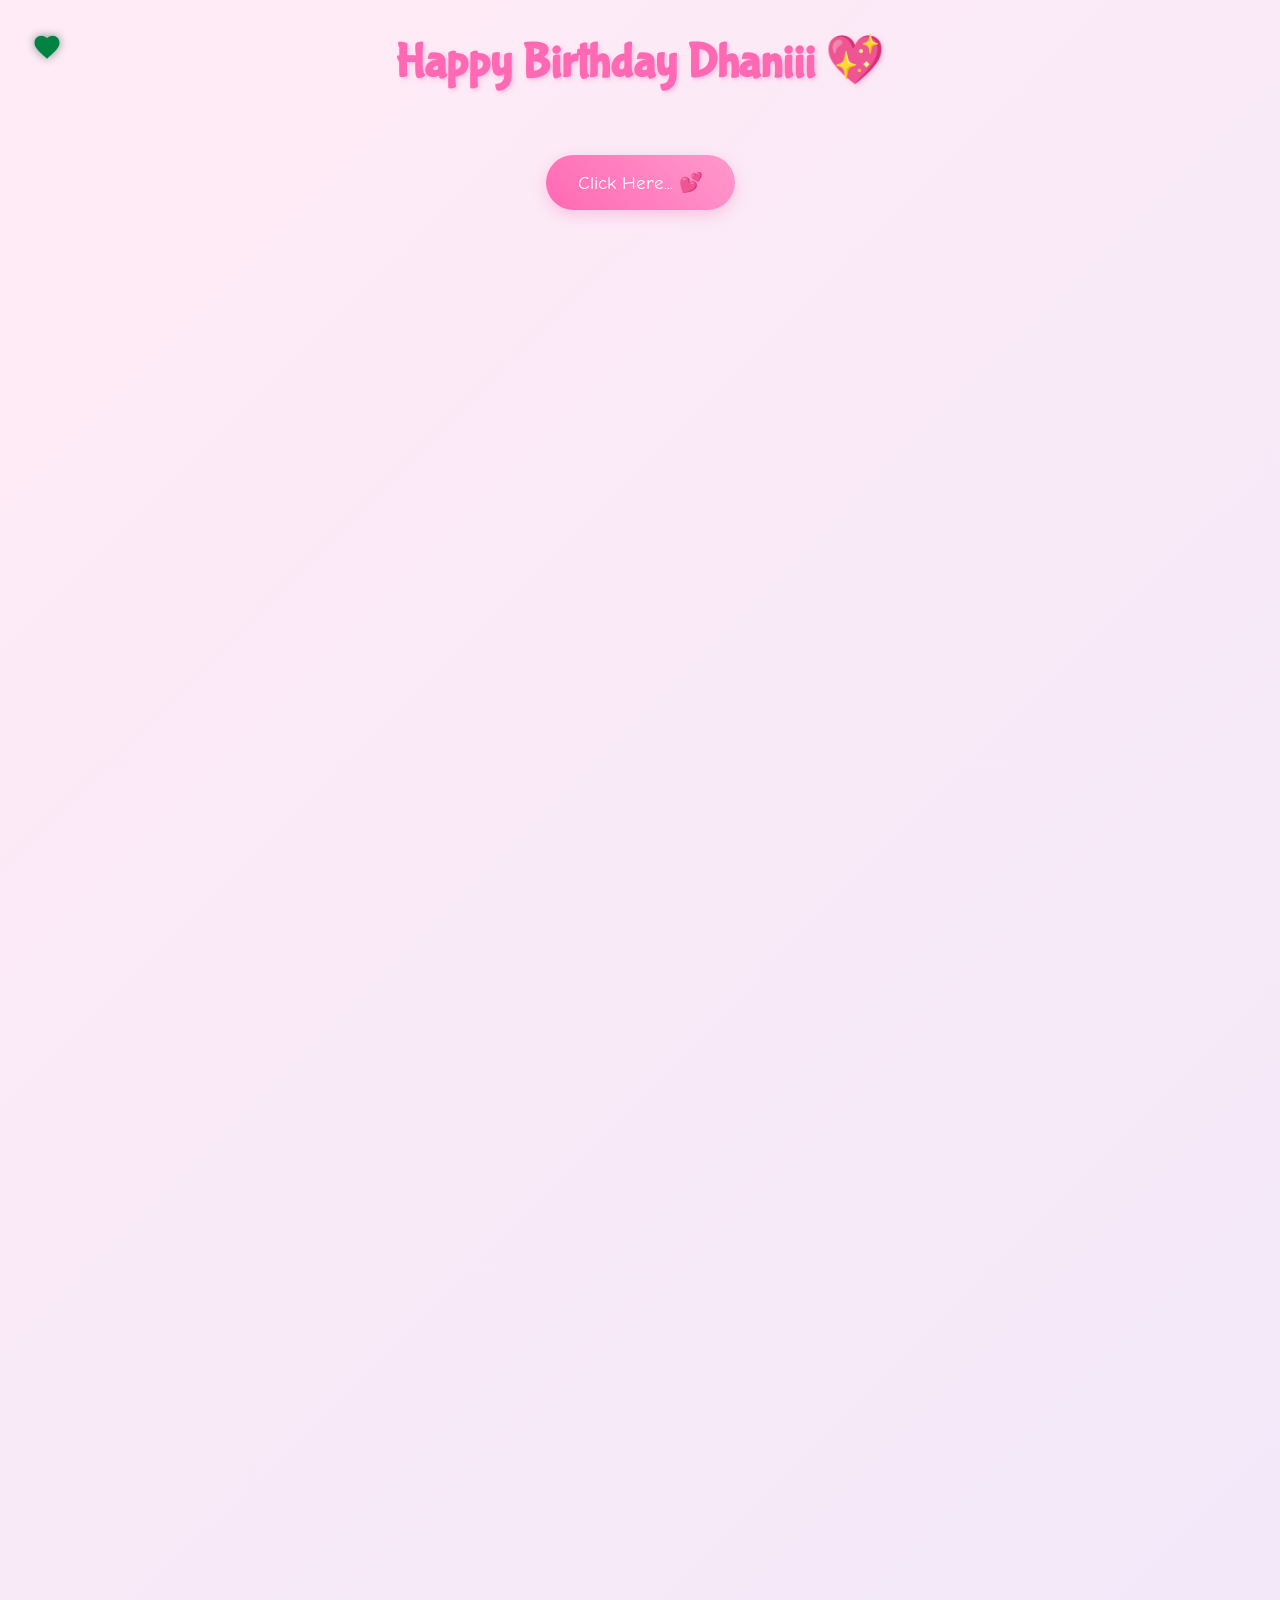
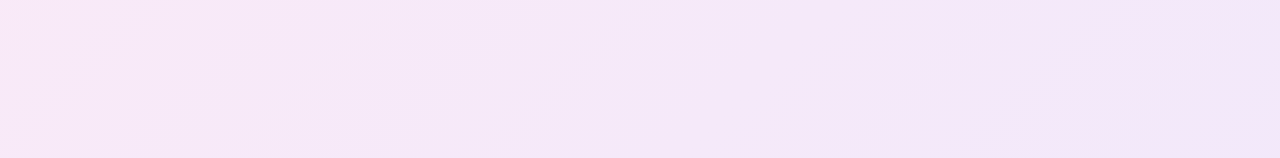
<file: cause.html>
<!DOCTYPE html>
<html lang="en">
<head>
    <meta charset="UTF-8">
    <meta name="viewport" content="width=device-width, initial-scale=1.0">
    <title>Why You're My Best Friend! 💖</title>
    <script src="https://cdnjs.cloudflare.com/ajax/libs/gsap/3.12.2/gsap.min.js"></script>
    <link rel="stylesheet" href="./cause.css">
    <style>
       
    </style>
</head>
<body>
    <div class="custom-cursor">
        <svg viewBox="0 0 24 24">
            <path fill="#ff69b4" d="M12 21.35l-1.45-1.32C5.4 15.36 2 12.28 2 8.5 2 5.42 4.42 3 7.5 3c1.74 0 3.41.81 4.5 2.09C13.09 3.81 14.76 3 16.5 3 19.58 3 22 5.42 22 8.5c0 3.78-3.4 6.86-8.55 11.54L12 21.35z"/>
        </svg>
    </div>

    <div class="container">
        <h1>Happy Birthday Dhaniii 💖</h1>
        
        <div id="reasons-container"></div>
        
        <button class="shuffle-button">Click Here... 💕</button>
        <div class="reason-counter"></div>

        <div class="ending-section">
            <div class="teddy-hug">
                <img id="birthday-image" src="./d1.jpeg" alt="Teddy Hug">
            </div>
            <div class="ending-text">You're the BESTEST ! 💖</div>
        </div>
    </div>

    <script src="cause.js">
       
    </script>
</body>
</html>
</file>
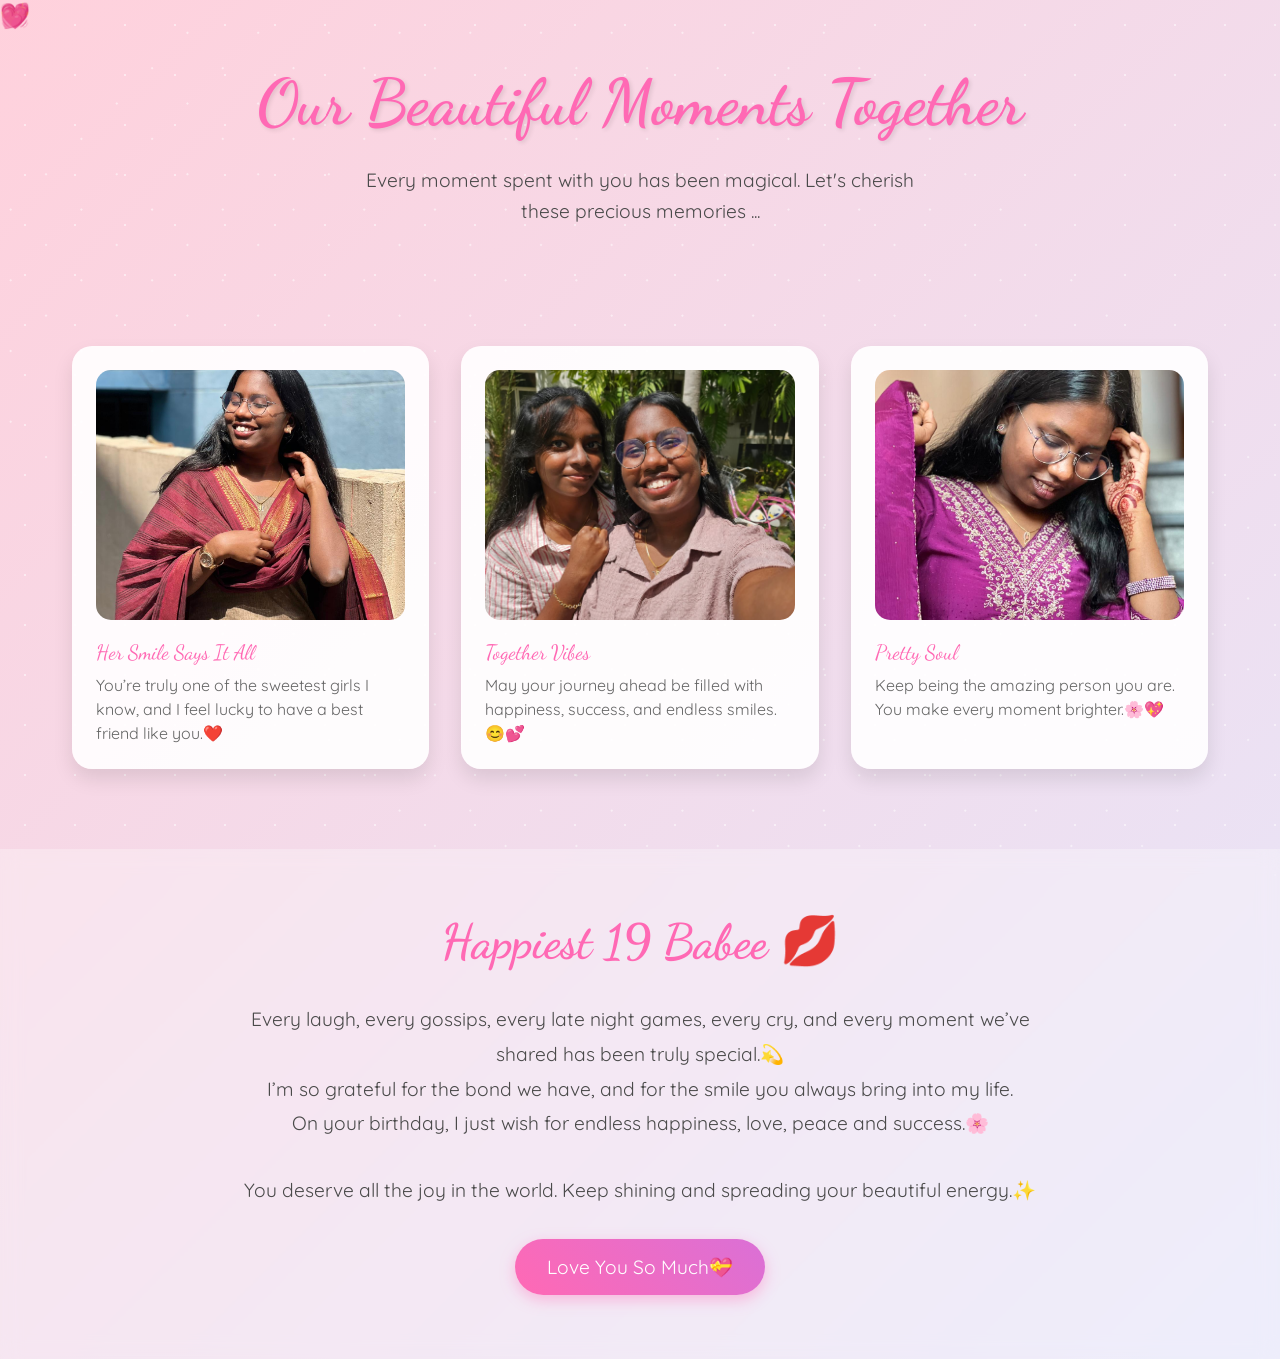
<file: last.html>
<!DOCTYPE html>
<html lang="en">

<head>
    <meta charset="UTF-8">
    <meta name="viewport" content="width=device-width, initial-scale=1.0">
    <title>Our Beautiful Memories ✨</title>
    <style>
        @import url('https://fonts.googleapis.com/css2?family=Dancing+Script:wght@700&family=Quicksand:wght@300;400;500;600&display=swap');

        * {
            margin: 0;
            padding: 0;
            box-sizing: border-box;
        }

        body {
            min-height: 100vh;
            background: linear-gradient(135deg,
                    #ffd1dc 0%,
                    #e6e6fa 25%,
                    #ffefd5 50%,
                    #e6e6fa 75%,
                    #ffd1dc 100%);
            background-size: 400% 400%;
            animation: gradientFlow 15s ease infinite;
            font-family: 'Quicksand', sans-serif;
            overflow-x: hidden;
            color: #4a4a4a;
        }

        @keyframes gradientFlow {
            0% {
                background-position: 0% 50%;
            }

            50% {
                background-position: 100% 50%;
            }

            100% {
                background-position: 0% 50%;
            }
        }

        /* Enhanced Sparkle Effect */
        .magic-sparkles {
            position: fixed;
            top: 0;
            left: 0;
            width: 100%;
            height: 100%;
            pointer-events: none;
            z-index: 1;
        }

        .sparkle {
            position: absolute;
            width: 6px;
            height: 6px;
            border-radius: 50%;
            background-color: white;
            animation: twinkle var(--duration, 4s) ease-in-out infinite;
            opacity: 0;
        }

        @keyframes twinkle {

            0%,
            100% {
                opacity: 0;
                transform: scale(0.5);
            }

            50% {
                opacity: 0.8;
                transform: scale(1);
            }
        }

        /* Generate 50 sparkles with different positions and animations */
        .magic-sparkles::before,
        .magic-sparkles::after {
            content: '';
            position: absolute;
            width: 100%;
            height: 100%;
            background-image: radial-gradient(circle, white 1px, transparent 1px);
            background-size: 50px 50px;
            animation: sparkleLayer 8s linear infinite;
            opacity: 0.5;
        }

        .magic-sparkles::after {
            animation-delay: -4s;
            transform: rotate(45deg);
        }

        @keyframes sparkleLayer {
            0% {
                transform: translateY(0);
            }

            100% {
                transform: translateY(-50px);
            }
        }

        /* Floating Hearts */
        .floating-hearts {
            position: fixed;
            width: 100%;
            height: 100%;
            pointer-events: none;
            z-index: 2;
        }

        .heart {
            position: absolute;
            font-size: 1.5rem;
            color: rgba(255, 105, 180, 0.6);
            animation: floatHeart var(--float-duration, 6s) ease-in-out infinite;
            animation-delay: var(--delay, 0s);
        }

        @keyframes floatHeart {
            0% {
                transform: translate(0, 100vh) rotate(0deg);
            }

            100% {
                transform: translate(var(--translate-x, 0), -100vh) rotate(360deg);
            }
        }

        /* Welcome Section */
        .welcome {
            text-align: center;
            padding: 4rem 2rem;
            position: relative;
            z-index: 3;
        }

        .welcome h1 {
            font-family: 'Dancing Script', cursive;
            font-size: 4rem;
            color: #ff69b4;
            text-shadow: 2px 2px 4px rgba(0, 0, 0, 0.1);
            animation: fadeInScale 2s ease;
        }

        .welcome p {
            font-size: 1.2rem;
            max-width: 600px;
            margin: 1.5rem auto;
            line-height: 1.6;
            animation: fadeIn 2s ease 0.5s both;
        }

        /* Enhanced Memory Cards */
        .memory-container {
            max-width: 1200px;
            margin: 0 auto;
            padding: 2rem;
            display: grid;
            grid-template-columns: repeat(auto-fit, minmax(300px, 1fr));
            gap: 2rem;
            z-index: 3;
            position: relative;
        }

        .memory-card {
            background: rgba(255, 255, 255, 0.9);
            border-radius: 20px;
            padding: 1.5rem;
            box-shadow: 0 10px 20px rgba(0, 0, 0, 0.1);
            transition: all 0.5s cubic-bezier(0.4, 0, 0.2, 1);
            position: relative;
            overflow: hidden;
        }

        .memory-card:hover {
            transform: translateY(-10px) scale(1.02);
            box-shadow: 0 15px 30px rgba(0, 0, 0, 0.15);
        }

        .memory-card::before {
            content: '';
            position: absolute;
            top: 0;
            left: 0;
            width: 100%;
            height: 100%;
            background: linear-gradient(45deg, transparent, rgba(255, 255, 255, 0.4), transparent);
            transform: translateX(-100%);
            transition: 0.5s;
        }

        .memory-card:hover::before {
            transform: translateX(100%);
        }

        .memory-img {
            width: 100%;
            height: 250px;
            object-fit: cover;
            border-radius: 15px;
            margin-bottom: 1rem;
            transition: transform 0.5s ease;
        }

        .memory-card:hover .memory-img {
            transform: scale(1.05);
        }

        .memory-date {
            font-family: 'Dancing Script', cursive;
            color: #ff69b4;
            font-size: 1.3rem;
            margin-bottom: 0.5rem;
        }

        .memory-caption {
            font-size: 1rem;
            line-height: 1.5;
            color: #666;
        }

        /* Final Message Section */
        .final-message {
            text-align: center;
            padding: 4rem 2rem;
            background: rgba(255, 255, 255, 0.3);
            backdrop-filter: blur(10px);
            margin-top: 3rem;
            position: relative;
            z-index: 3;
        }

        .final-message h2 {
            font-family: 'Dancing Script', cursive;
            font-size: 3rem;
            color: #ff69b4;
            margin-bottom: 2rem;
            animation: heartbeat 2s infinite;
        }

        @keyframes heartbeat {

            0%,
            100% {
                transform: scale(1);
            }

            50% {
                transform: scale(1.1);
            }
        }

        .final-message p {
            font-size: 1.2rem;
            max-width: 800px;
            margin: 0 auto 2rem;
            line-height: 1.8;
        }

        .goodbye-btn {
            display: inline-block;
            padding: 1rem 2rem;
            font-size: 1.2rem;
            background: linear-gradient(45deg, #ff69b4, #da70d6);
            color: white;
            border: none;
            border-radius: 50px;
            cursor: pointer;
            text-decoration: none;
            transition: all 0.3s ease;
            box-shadow: 0 5px 15px rgba(255, 105, 180, 0.4);
            animation: float 3s infinite ease-in-out;
        }

        .goodbye-btn:hover {
            transform: translateY(-5px);
            box-shadow: 0 8px 20px rgba(255, 105, 180, 0.6);
        }

        @keyframes float {

            0%,
            100% {
                transform: translateY(0);
            }

            50% {
                transform: translateY(-10px);
            }
        }

        /* Animations */
        @keyframes fadeInScale {
            0% {
                opacity: 0;
                transform: scale(0.8);
            }

            100% {
                opacity: 1;
                transform: scale(1);
            }
        }

        @keyframes fadeIn {
            0% {
                opacity: 0;
            }

            100% {
                opacity: 1;
            }
        }

        /* Generate Hearts */
        .js-generate-hearts {
            position: fixed;
            width: 100%;
            height: 100%;
            pointer-events: none;
            z-index: 2;
        }

        /* Custom Scrollbar */
        ::-webkit-scrollbar {
            width: 12px;
        }

        ::-webkit-scrollbar-track {
            background: rgba(255, 255, 255, 0.4);
        }

        ::-webkit-scrollbar-thumb {
            background: linear-gradient(45deg, #ff69b4, #da70d6);
            border-radius: 6px;
        }

        /* Responsive Design */
        @media (max-width: 768px) {
            .welcome h1 {
                font-size: 3rem;
            }

            .memory-container {
                grid-template-columns: 1fr;
            }

            .final-message h2 {
                font-size: 2.5rem;
            }
        }
    </style>
</head>

<body>
    <div class="magic-sparkles"></div>
    <div class="floating-hearts">
        <!-- Hearts will be generated via CSS -->
        <div class="heart" style="--float-duration: 6s; --delay: 0s; --translate-x: 20px;">💝</div>
        <div class="heart" style="--float-duration: 8s; --delay: 1s; --translate-x: -30px;">💖</div>
        <div class="heart" style="--float-duration: 7s; --delay: 2s; --translate-x: 40px;">💗</div>
        <div class="heart" style="--float-duration: 9s; --delay: 3s; --translate-x: -20px;">💓</div>
        <div class="heart" style="--float-duration: 5s; --delay: 4s; --translate-x: 30px;">💕</div>
    </div>

    <section class="welcome">
        <h1>Our Beautiful Moments Together</h1>
        <p>Every moment spent with you has been magical. Let's cherish these precious memories ...</p>
    </section>

    <div class="memory-container">
        <div class="memory-card">
            <img src="./d1.jpeg" alt="First Date" class="memory-img">
            <div class="memory-date">Her Smile Says It All</div>
            <div class="memory-caption">You’re truly one of the sweetest girls I know, and I feel lucky to have a best friend
                like you.❤️</div>
        </div>
        <div class="memory-card">
            <img src="./d2.jpeg" alt="Beach Day" class="memory-img">
            <div class="memory-date">Together Vibes</div>
            <div class="memory-caption">May your journey ahead be filled with happiness, success, and endless
                smiles.😊💕</div>
        </div>
        <div class="memory-card">
            <img src="./d3.jpeg" alt="Movie Night" class="memory-img">
            <div class="memory-date">Pretty Soul</div>
            <div class="memory-caption">Keep being the amazing person you are. You make every moment brighter.🌸💖</div>
        </div>

    </div>

    <section class="final-message">
        <h2>Happiest 19 Babee 💋</h2>
        <p>Every laugh, every gossips, every late night games, every cry, and every moment we’ve shared has been truly special.💫<br>
            I’m so grateful for the bond we have, and for the smile you always bring into my life.<br>
            On your birthday, I just wish for endless happiness, love, peace and success.🌸</p>
        <p>You deserve all the joy in the world. Keep shining and spreading your beautiful energy.✨</p>
        <a href="#" class="goodbye-btn">Love You So Much💝</a>
    </section>
</body>

</html>
</file>
<file: cause.css>
@import url('https://fonts.googleapis.com/css2?family=Bubblegum+Sans&family=Comic+Neue:wght@700&family=Quicksand:wght@500&display=swap');

* {
    margin: 0;
    padding: 0;
    box-sizing: border-box;
    cursor: none;
}

body {
    min-height: 100vh;
    background: linear-gradient(-45deg, #ffe6e6, #e6e6ff, #ffebf5);
    background-size: 400% 400%;
    animation: gradientBG 15s ease infinite;
    font-family: 'Quicksand', sans-serif;
    overflow-x: hidden;
    padding: 2rem;
}

.custom-cursor {
    width: 30px;
    height: 30px;
    position: fixed;
    pointer-events: none;
    z-index: 9999;
    mix-blend-mode: difference;
    transition: transform 0.1s;
}

.custom-cursor svg {
    width: 100%;
    height: 100%;
    filter: drop-shadow(0 0 5px rgba(255, 182, 193, 0.5));
}

.container {
    max-width: 1200px;
    margin: 0 auto;
    text-align: center;
    position: relative;
    z-index: 1;
}

h1 {
    font-family: 'Bubblegum Sans', cursive;
    font-size: 3rem;
    color: #ff69b4;
    text-shadow: 2px 2px 4px rgba(255, 105, 180, 0.3);
    margin-bottom: 2rem;
    animation: bounce 1s ease infinite;
}

.reason-card {
    background: rgba(255, 255, 255, 0.9);
    border-radius: 20px;
    padding: 2rem;
    margin: 1.5rem;
    box-shadow: 0 5px 15px rgba(0, 0, 0, 0.1);
    transition: transform 0.3s, box-shadow 0.3s;
    cursor: pointer;
    position: relative;
    overflow: hidden;
}

.reason-card:hover {
    transform: translateY(-5px);
    box-shadow: 0 8px 25px rgba(255, 105, 180, 0.2);
}

.reason-text {
    font-size: 1.2rem;
    margin-bottom: 1rem;
    position: relative;
    z-index: 2;
}

.gif-overlay {
    position: absolute;
    top: 0;
    left: 0;
    width: 100%;
    height: 100%;
    background: rgba(255, 255, 255, 0.95);
    display: flex;
    align-items: center;
    justify-content: center;
    opacity: 0;
    transition: opacity 0.3s;
    z-index: 1;
}

.reason-card:hover .gif-overlay {
    opacity: 1;
}

.shuffle-button {
    background: linear-gradient(45deg, #ff69b4, #ff99cc);
    border: none;
    border-radius: 50px;
    padding: 1rem 2rem;
    font-size: 1.2rem;
    color: white;
    margin: 2rem 0;
    cursor: pointer;
    transition: transform 0.3s;
    font-family: 'Comic Neue', cursive;
    box-shadow: 0 5px 15px rgba(255, 105, 180, 0.3);
}

.shuffle-button:hover {
    transform: scale(1.1);
}

.floating {
    position: fixed;
    pointer-events: none;
    animation: float 3s ease-in-out infinite;
}

.ending-section {
    margin-top: 4rem;
    padding: 2rem;
    text-align: center;
}

.ending-text {
    font-family: 'Bubblegum Sans', cursive;
    font-size: 2rem;
    color: #ff69b4;
    margin-bottom: 2rem;
    opacity: 0;
    transform: translateY(20px);
}

.teddy-hug {
    width: 200px;
    margin: 0 auto;
    transform: scale(0);
}

@keyframes gradientBG {
    0% { background-position: 0% 50%; }
    50% { background-position: 100% 50%; }
    100% { background-position: 0% 50%; }
}

@keyframes float {
    0%, 100% { transform: translateY(0); }
    50% { transform: translateY(-20px); }
}

@keyframes bounce {
    0%, 100% { transform: translateY(0); }
    50% { transform: translateY(-10px); }
}

@media (max-width: 768px) {
    h1 { font-size: 2rem; }
    .reason-card { margin: 1rem; }
    .reason-text { font-size: 1rem; }
}
.shuffle-button {
    background: linear-gradient(45deg, #ff69b4, #ff99cc);
    border: none;
    border-radius: 50px;
    padding: 1rem 2rem;
    font-size: 1.2rem;
    color: white;
    margin: 2rem 0;
    cursor: pointer;
    transition: all 0.3s;
    font-family: 'Comic Neue', cursive;
    box-shadow: 0 5px 15px rgba(255, 105, 180, 0.3);
}

.shuffle-button.story-mode {
    background: linear-gradient(45deg, #9b6dff, #ff6dc7);
    transform: scale(1.1);
}

.shuffle-button:hover {
    transform: scale(1.1);
}

.shuffle-button.story-mode:hover {
    transform: scale(1.2);
}

.reason-counter {
    font-size: 0.9rem;
    color: #ff69b4;
    margin-top: 1rem;
    opacity: 0.7;
}
</file>
